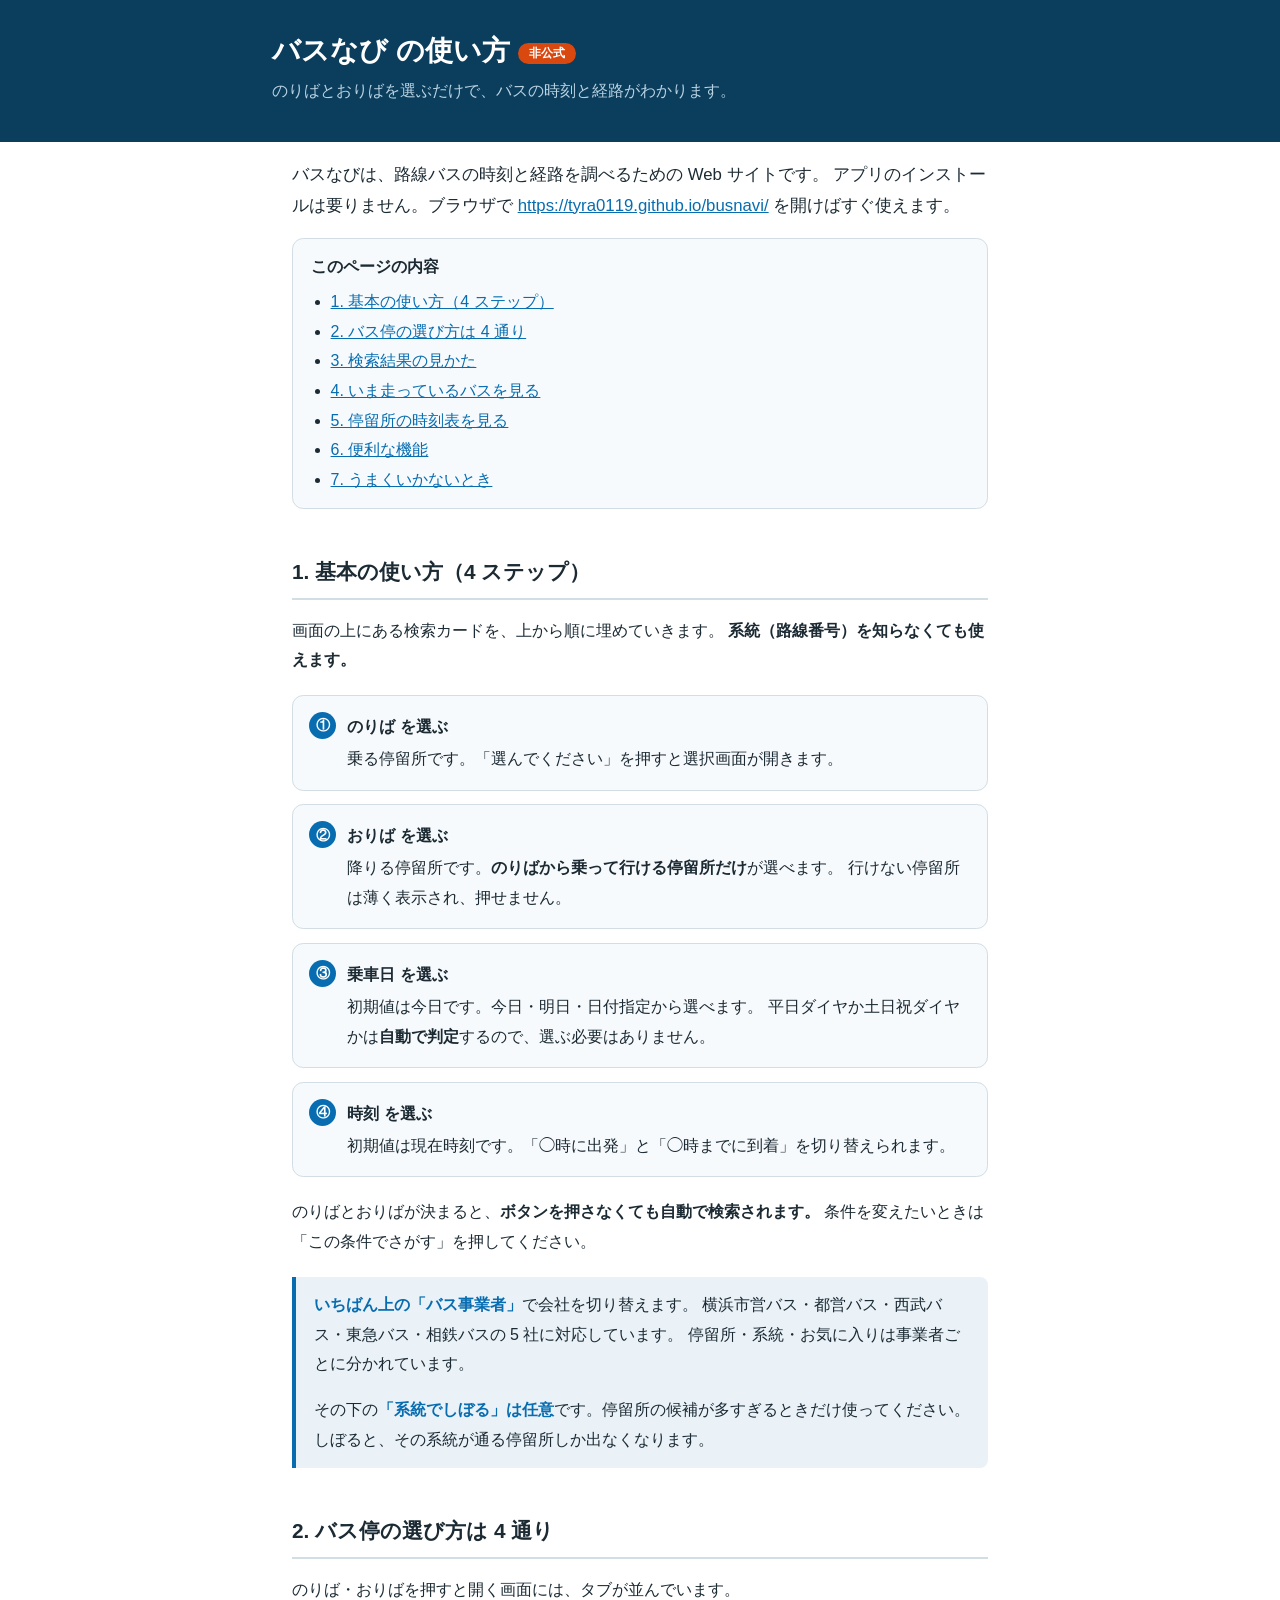
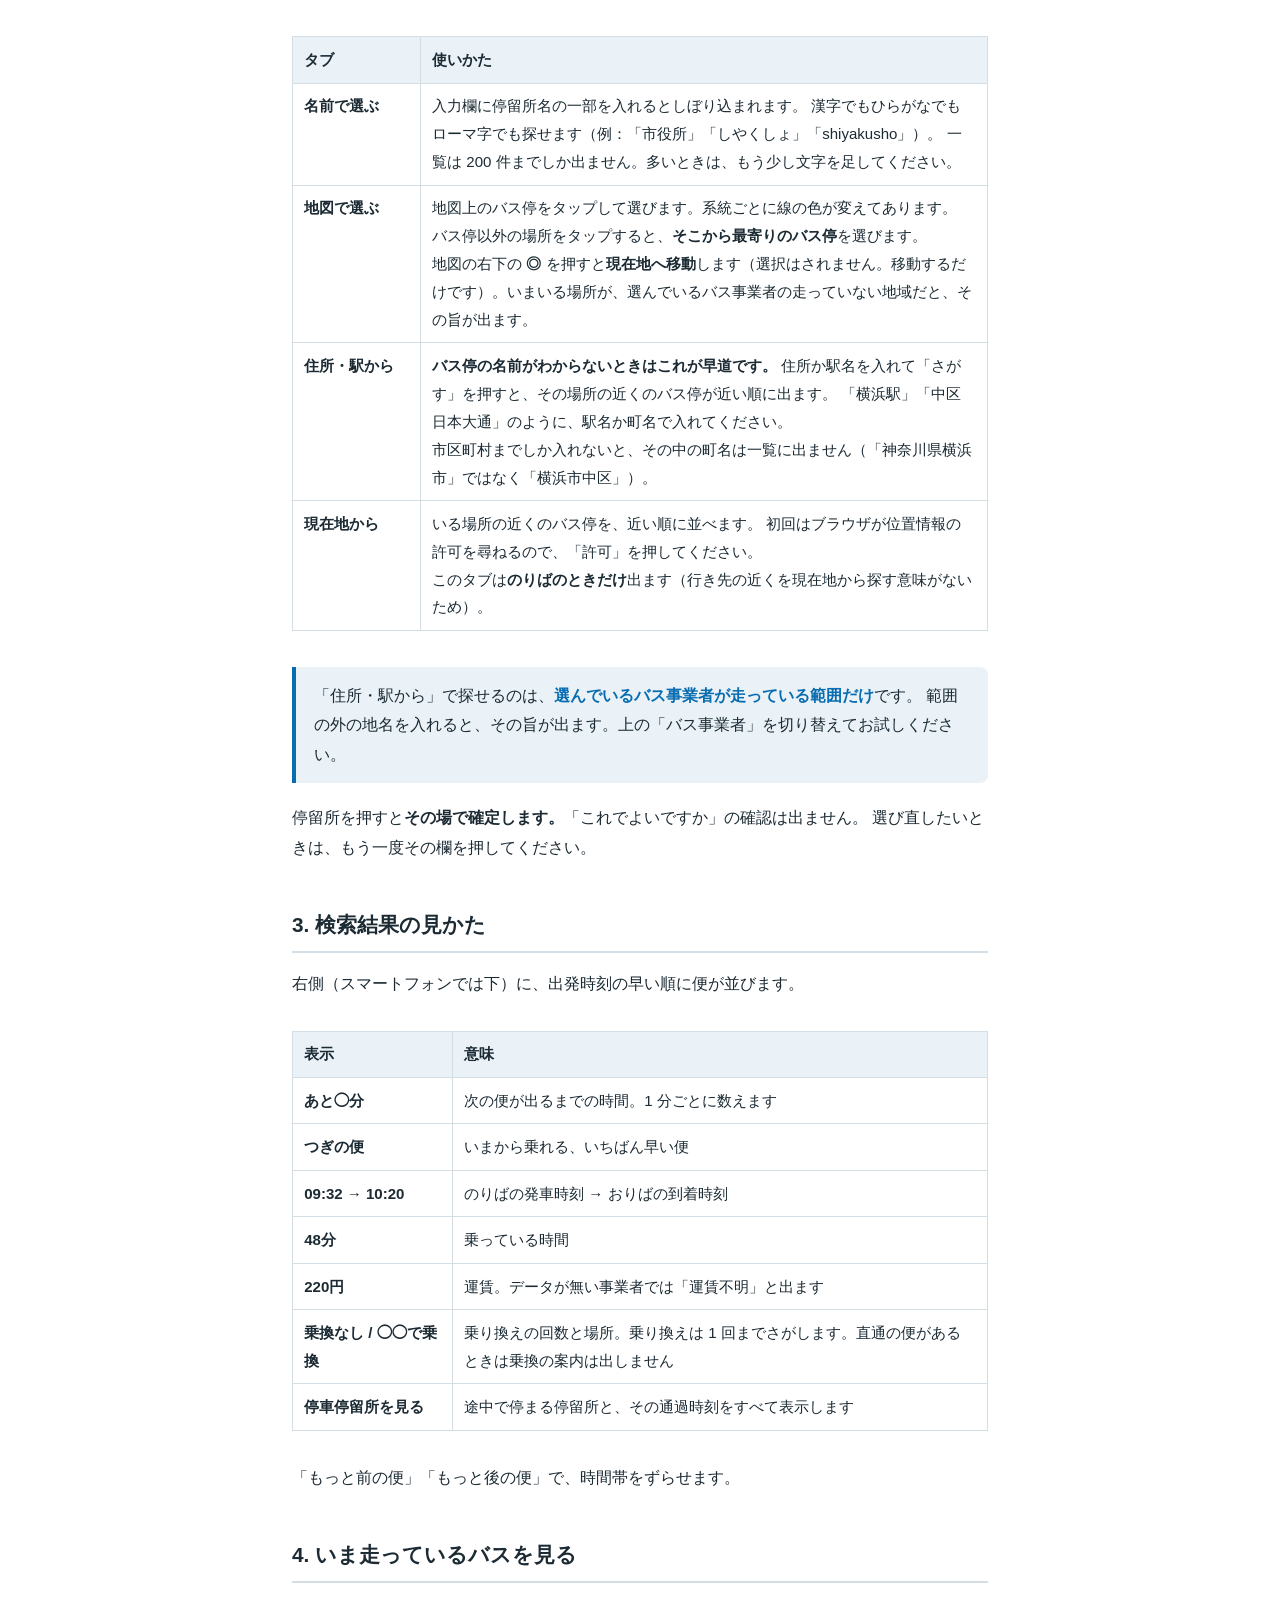
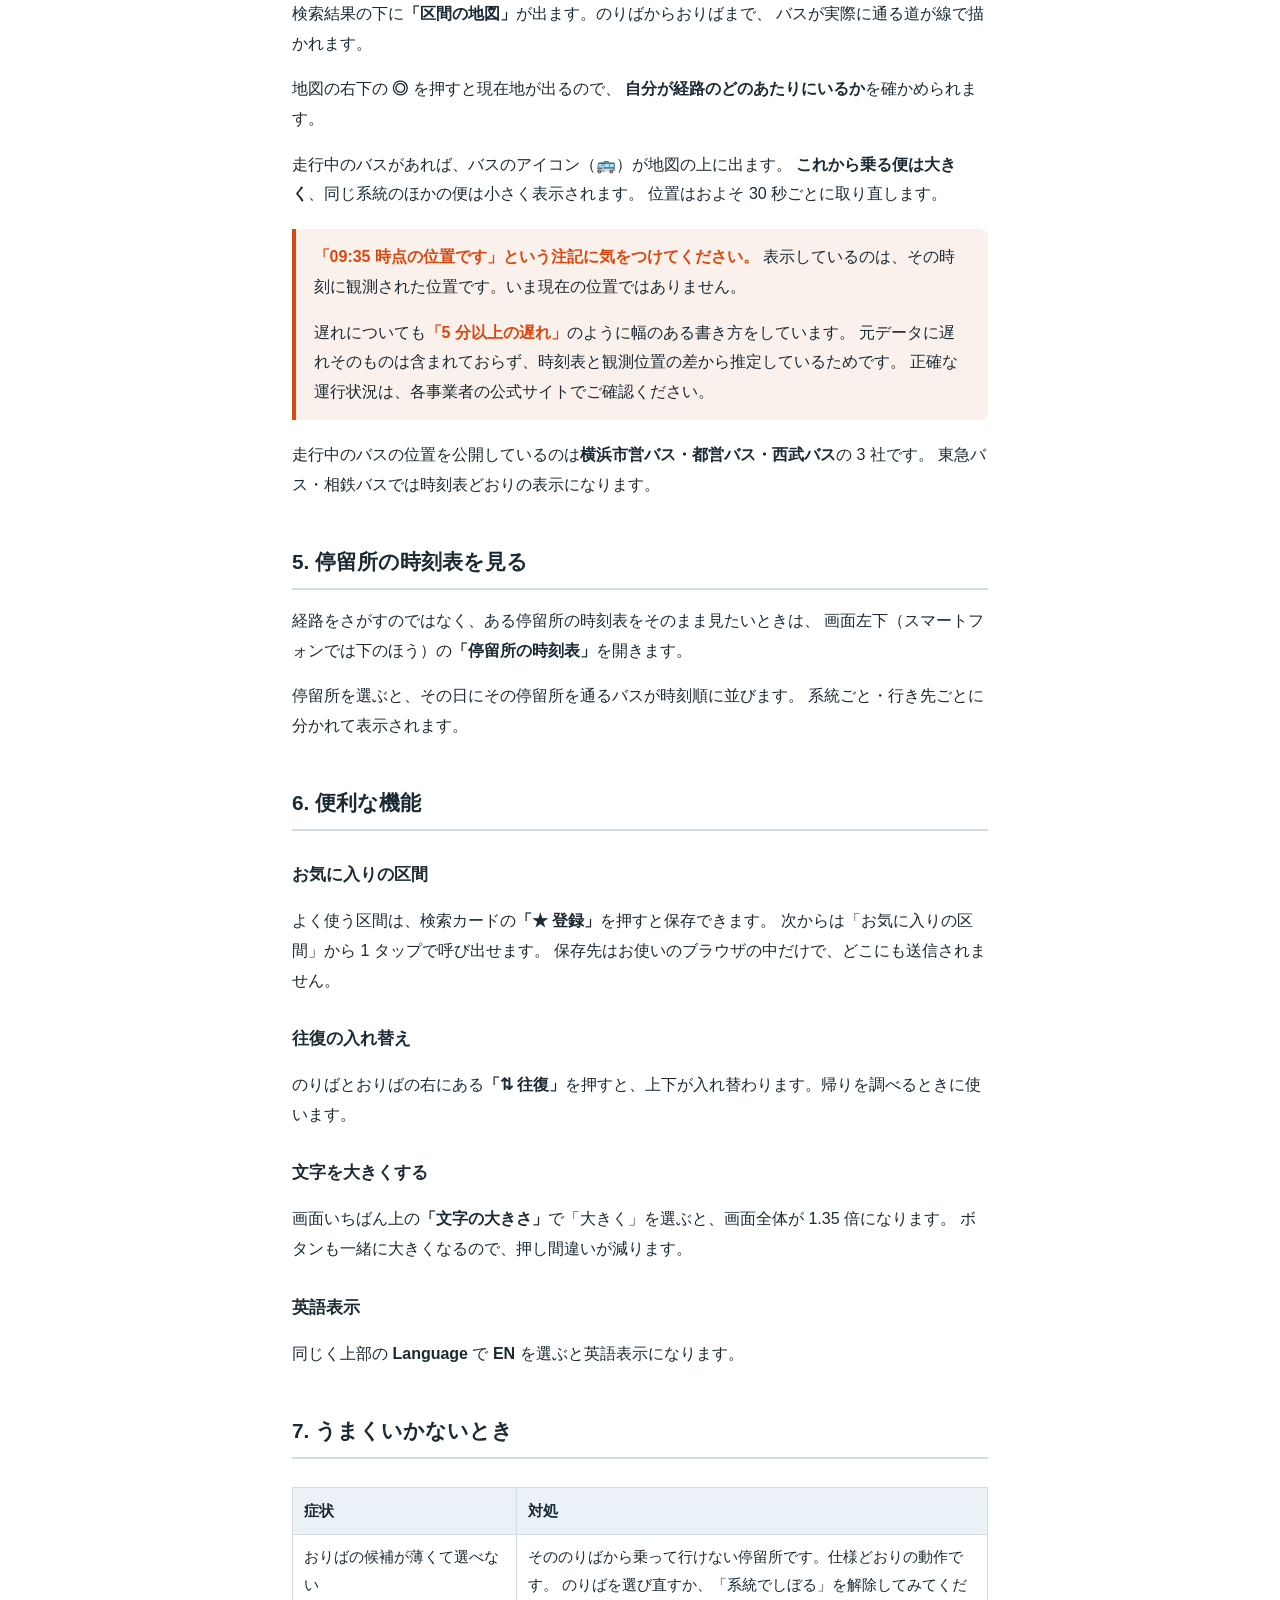
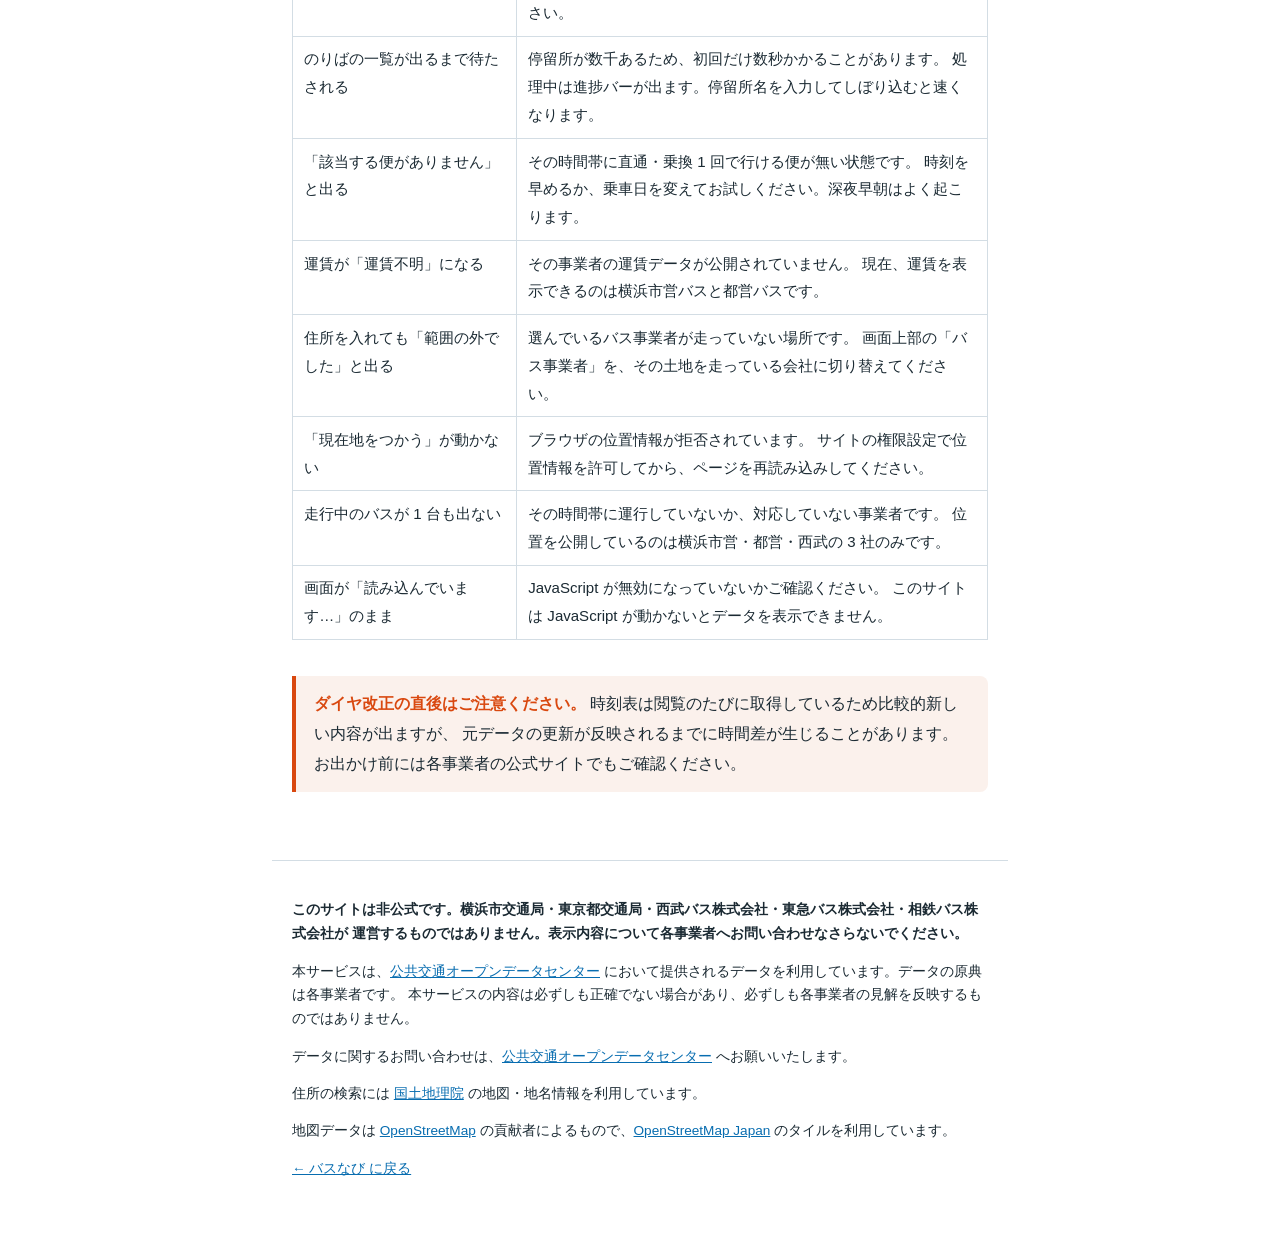
<file: manual.html>
<!doctype html>
<!--
  バスなび（非公式）の利用マニュアル。

  ODPT 公共交通オープンデータチャレンジの応募項目「作品のマニュアルURL」に出すための
  ページ。アプリ本体（Next.js）とは独立した素の HTML で、public/ に置いてあるので
  静的エクスポートでそのまま out/manual.html になる。

    公開先: https://tyra0119.github.io/busnavi/manual.html

  アプリ側の CSS を読んでいないのは、ビルドのたびにハッシュつきのファイル名が
  変わり、リンクが切れるため。配色だけ手で合わせてある（src/app/globals.css と同じ値）。

  末尾の出典表記は ODPT の利用規約上の義務なので削らないこと。
  → src/components/Attribution.tsx に理由を書いてある。
-->
<html lang="ja">
  <head>
    <meta charset="utf-8" />
    <meta name="viewport" content="width=device-width, initial-scale=1" />
    <title>使い方 — バスなび（非公式）</title>
    <meta
      name="description"
      content="バスなび（非公式）の使い方。のりばとおりばを選ぶだけで、5 事業者のバスの時刻と経路を調べられます。"
    />
    <style>
      :root {
        --navy: #0b3d5c;
        --blue: #086db0;
        --accent: #d9480f;
        --tint: #eaf2f8;
        --ink: #1b2a33;
        --muted: #5a6b76;
        --line: #d3dde4;
        --bg: #fff;
        --card: #f7fafc;
      }
      @media (prefers-color-scheme: dark) {
        :root {
          --tint: #14313f;
          --ink: #e8eef2;
          --muted: #9fb0bb;
          --line: #2c4552;
          --bg: #0f1b22;
          --card: #16252e;
        }
      }
      * { box-sizing: border-box; }
      body {
        margin: 0;
        background: var(--bg);
        color: var(--ink);
        font-family: -apple-system, BlinkMacSystemFont, 'Hiragino Kaku Gothic ProN',
          'Noto Sans JP', Meiryo, sans-serif;
        line-height: 1.85;
        font-size: 16px;
      }
      header {
        background: var(--navy);
        color: #fff;
        padding: 2rem 1.25rem 2.25rem;
      }
      .wrap { max-width: 46rem; margin: 0 auto; }
      header h1 { margin: 0 0 0.4rem; font-size: 1.75rem; line-height: 1.35; }
      header p { margin: 0; color: #b9d3e3; }
      .badge {
        display: inline-block;
        background: var(--accent);
        color: #fff;
        font-size: 0.75rem;
        font-weight: 700;
        border-radius: 999px;
        padding: 0.15rem 0.7rem;
        margin-left: 0.5rem;
        vertical-align: 0.25em;
      }
      main { padding: 0 1.25rem 3rem; }
      h2 {
        font-size: 1.3rem;
        margin: 2.75rem 0 0.75rem;
        padding-bottom: 0.4rem;
        border-bottom: 2px solid var(--line);
      }
      h3 { font-size: 1.05rem; margin: 1.75rem 0 0.4rem; }
      p, li { color: var(--ink); }
      .lead { font-size: 1.05rem; }
      ol.steps { list-style: none; margin: 1.25rem 0; padding: 0; }
      ol.steps > li {
        background: var(--card);
        border: 1px solid var(--line);
        border-radius: 0.7rem;
        padding: 1rem 1.15rem 1rem 3.4rem;
        margin-bottom: 0.85rem;
        position: relative;
      }
      ol.steps > li::before {
        content: attr(data-n);
        position: absolute;
        left: 1rem;
        top: 1rem;
        width: 1.7rem;
        height: 1.7rem;
        border-radius: 50%;
        background: var(--blue);
        color: #fff;
        font-size: 0.9rem;
        font-weight: 700;
        display: grid;
        place-items: center;
      }
      /* 見出しだけを行にする。文中の <b> まで block にすると文が途中で切れる */
      ol.steps > li > b:first-child { display: block; margin-bottom: 0.15rem; }
      .note {
        background: var(--tint);
        border-left: 4px solid var(--blue);
        border-radius: 0 0.5rem 0.5rem 0;
        padding: 0.85rem 1.1rem;
        margin: 1.25rem 0;
      }
      .note.warn { background: #fbf1ec; border-left-color: var(--accent); }
      @media (prefers-color-scheme: dark) {
        .note.warn { background: #3a2418; }
      }
      .note p:first-child { margin-top: 0; }
      .note p:last-child { margin-bottom: 0; }
      .note b { color: var(--blue); }
      .note.warn b { color: var(--accent); }
      table { border-collapse: collapse; width: 100%; margin: 1rem 0; }
      th, td {
        border: 1px solid var(--line);
        padding: 0.55rem 0.7rem;
        text-align: left;
        vertical-align: top;
        font-size: 0.94rem;
      }
      th { background: var(--tint); font-weight: 700; }
      .scroll { overflow-x: auto; }
      a { color: var(--blue); }
      code {
        background: var(--tint);
        border-radius: 0.25rem;
        padding: 0.1rem 0.35rem;
        font-size: 0.9em;
      }
      footer {
        border-top: 1px solid var(--line);
        margin-top: 3rem;
        padding: 1.5rem 1.25rem 3rem;
        font-size: 0.85rem;
        color: var(--muted);
        line-height: 1.75;
      }
      footer .disclaimer { color: var(--ink); font-weight: 600; }
      .toc { background: var(--card); border: 1px solid var(--line); border-radius: 0.7rem; padding: 0.85rem 1.15rem; }
      .toc ul { margin: 0.35rem 0 0; padding-left: 1.2rem; }
    </style>
  </head>
  <body>
    <header>
      <div class="wrap">
        <h1>バスなび の使い方<span class="badge">非公式</span></h1>
        <p>のりばとおりばを選ぶだけで、バスの時刻と経路がわかります。</p>
      </div>
    </header>

    <main class="wrap">
      <p class="lead">
        バスなびは、路線バスの時刻と経路を調べるための Web サイトです。
        アプリのインストールは要りません。ブラウザで
        <a href="https://tyra0119.github.io/busnavi/">https://tyra0119.github.io/busnavi/</a>
        を開けばすぐ使えます。
      </p>

      <div class="toc">
        <b>このページの内容</b>
        <ul>
          <li><a href="#basic">1. 基本の使い方（4 ステップ）</a></li>
          <li><a href="#pick">2. バス停の選び方は 4 通り</a></li>
          <li><a href="#result">3. 検索結果の見かた</a></li>
          <li><a href="#live">4. いま走っているバスを見る</a></li>
          <li><a href="#board">5. 停留所の時刻表を見る</a></li>
          <li><a href="#handy">6. 便利な機能</a></li>
          <li><a href="#faq">7. うまくいかないとき</a></li>
        </ul>
      </div>

      <h2 id="basic">1. 基本の使い方（4 ステップ）</h2>
      <p>
        画面の上にある検索カードを、上から順に埋めていきます。
        <b>系統（路線番号）を知らなくても使えます。</b>
      </p>

      <ol class="steps">
        <li data-n="①">
          <b>のりば を選ぶ</b>
          乗る停留所です。「選んでください」を押すと選択画面が開きます。
        </li>
        <li data-n="②">
          <b>おりば を選ぶ</b>
          降りる停留所です。<b>のりばから乗って行ける停留所だけ</b>が選べます。
          行けない停留所は薄く表示され、押せません。
        </li>
        <li data-n="③">
          <b>乗車日 を選ぶ</b>
          初期値は今日です。今日・明日・日付指定から選べます。
          平日ダイヤか土日祝ダイヤかは<b>自動で判定</b>するので、選ぶ必要はありません。
        </li>
        <li data-n="④">
          <b>時刻 を選ぶ</b>
          初期値は現在時刻です。「◯時に出発」と「◯時までに到着」を切り替えられます。
        </li>
      </ol>

      <p>
        のりばとおりばが決まると、<b>ボタンを押さなくても自動で検索されます。</b>
        条件を変えたいときは「この条件でさがす」を押してください。
      </p>

      <div class="note">
        <p>
          <b>いちばん上の「バス事業者」</b>で会社を切り替えます。
          横浜市営バス・都営バス・西武バス・東急バス・相鉄バスの 5 社に対応しています。
          停留所・系統・お気に入りは事業者ごとに分かれています。
        </p>
        <p>
          その下の<b>「系統でしぼる」は任意</b>です。停留所の候補が多すぎるときだけ使ってください。
          しぼると、その系統が通る停留所しか出なくなります。
        </p>
      </div>

      <h2 id="pick">2. バス停の選び方は 4 通り</h2>
      <p>のりば・おりばを押すと開く画面には、タブが並んでいます。</p>

      <div class="scroll">
        <table>
          <tr>
            <th style="width: 8rem">タブ</th>
            <th>使いかた</th>
          </tr>
          <tr>
            <td><b>名前で選ぶ</b></td>
            <td>
              入力欄に停留所名の一部を入れるとしぼり込まれます。
              漢字でもひらがなでもローマ字でも探せます（例：「市役所」「しやくしょ」「shiyakusho」）。
              一覧は 200 件までしか出ません。多いときは、もう少し文字を足してください。
            </td>
          </tr>
          <tr>
            <td><b>地図で選ぶ</b></td>
            <td>
              地図上のバス停をタップして選びます。系統ごとに線の色が変えてあります。
              バス停以外の場所をタップすると、<b>そこから最寄りのバス停</b>を選びます。
              <br />
              地図の右下の <b>◎</b> を押すと<b>現在地へ移動</b>します（選択はされません。移動するだけです）。いまいる場所が、選んでいるバス事業者の走っていない地域だと、その旨が出ます。
            </td>
          </tr>
          <tr>
            <td><b>住所・駅から</b></td>
            <td>
              <b>バス停の名前がわからないときはこれが早道です。</b>
              住所か駅名を入れて「さがす」を押すと、その場所の近くのバス停が近い順に出ます。
              「横浜駅」「中区日本大通」のように、駅名か町名で入れてください。
              <br />
              市区町村までしか入れないと、その中の町名は一覧に出ません（「神奈川県横浜市」ではなく「横浜市中区」）。
            </td>
          </tr>
          <tr>
            <td><b>現在地から</b></td>
            <td>
              いる場所の近くのバス停を、近い順に並べます。
              初回はブラウザが位置情報の許可を尋ねるので、「許可」を押してください。
              <br />
              このタブは<b>のりばのときだけ</b>出ます（行き先の近くを現在地から探す意味がないため）。
            </td>
          </tr>
        </table>
      </div>

      <div class="note">
        <p>
          「住所・駅から」で探せるのは、<b>選んでいるバス事業者が走っている範囲だけ</b>です。
          範囲の外の地名を入れると、その旨が出ます。上の「バス事業者」を切り替えてお試しください。
        </p>
      </div>

      <p>
        停留所を押すと<b>その場で確定します。</b>「これでよいですか」の確認は出ません。
        選び直したいときは、もう一度その欄を押してください。
      </p>

      <h2 id="result">3. 検索結果の見かた</h2>
      <p>右側（スマートフォンでは下）に、出発時刻の早い順に便が並びます。</p>

      <div class="scroll">
        <table>
          <tr><th style="width: 10rem">表示</th><th>意味</th></tr>
          <tr><td><b>あと◯分</b></td><td>次の便が出るまでの時間。1 分ごとに数えます</td></tr>
          <tr><td><b>つぎの便</b></td><td>いまから乗れる、いちばん早い便</td></tr>
          <tr><td><b>09:32 → 10:20</b></td><td>のりばの発車時刻 → おりばの到着時刻</td></tr>
          <tr><td><b>48分</b></td><td>乗っている時間</td></tr>
          <tr><td><b>220円</b></td><td>運賃。データが無い事業者では「運賃不明」と出ます</td></tr>
          <tr><td><b>乗換なし / ◯◯で乗換</b></td><td>乗り換えの回数と場所。乗り換えは 1 回までさがします。直通の便があるときは乗換の案内は出しません</td></tr>
          <tr><td><b>停車停留所を見る</b></td><td>途中で停まる停留所と、その通過時刻をすべて表示します</td></tr>
        </table>
      </div>

      <p>「もっと前の便」「もっと後の便」で、時間帯をずらせます。</p>

      <h2 id="live">4. いま走っているバスを見る</h2>
      <p>
        検索結果の下に<b>「区間の地図」</b>が出ます。のりばからおりばまで、
        バスが実際に通る道が線で描かれます。
      </p>
      <p>
        地図の右下の <b>◎</b> を押すと現在地が出るので、
        <b>自分が経路のどのあたりにいるか</b>を確かめられます。
      </p>
      <p>
        走行中のバスがあれば、バスのアイコン（🚌）が地図の上に出ます。
        <b>これから乗る便は大きく</b>、同じ系統のほかの便は小さく表示されます。
        位置はおよそ 30 秒ごとに取り直します。
      </p>

      <div class="note warn">
        <p>
          <b>「09:35 時点の位置です」という注記に気をつけてください。</b>
          表示しているのは、その時刻に観測された位置です。いま現在の位置ではありません。
        </p>
        <p>
          遅れについても<b>「5 分以上の遅れ」</b>のように幅のある書き方をしています。
          元データに遅れそのものは含まれておらず、時刻表と観測位置の差から推定しているためです。
          正確な運行状況は、各事業者の公式サイトでご確認ください。
        </p>
      </div>

      <p>
        走行中のバスの位置を公開しているのは<b>横浜市営バス・都営バス・西武バス</b>の 3 社です。
        東急バス・相鉄バスでは時刻表どおりの表示になります。
      </p>

      <h2 id="board">5. 停留所の時刻表を見る</h2>
      <p>
        経路をさがすのではなく、ある停留所の時刻表をそのまま見たいときは、
        画面左下（スマートフォンでは下のほう）の<b>「停留所の時刻表」</b>を開きます。
      </p>
      <p>
        停留所を選ぶと、その日にその停留所を通るバスが時刻順に並びます。
        系統ごと・行き先ごとに分かれて表示されます。
      </p>

      <h2 id="handy">6. 便利な機能</h2>

      <h3>お気に入りの区間</h3>
      <p>
        よく使う区間は、検索カードの<b>「★ 登録」</b>を押すと保存できます。
        次からは「お気に入りの区間」から 1 タップで呼び出せます。
        保存先はお使いのブラウザの中だけで、どこにも送信されません。
      </p>

      <h3>往復の入れ替え</h3>
      <p>
        のりばとおりばの右にある<b>「⇅ 往復」</b>を押すと、上下が入れ替わります。帰りを調べるときに使います。
      </p>

      <h3>文字を大きくする</h3>
      <p>
        画面いちばん上の<b>「文字の大きさ」</b>で「大きく」を選ぶと、画面全体が 1.35 倍になります。
        ボタンも一緒に大きくなるので、押し間違いが減ります。
      </p>

      <h3>英語表示</h3>
      <p>同じく上部の <b>Language</b> で <b>EN</b> を選ぶと英語表示になります。</p>

      <h2 id="faq">7. うまくいかないとき</h2>

      <div class="scroll">
        <table>
          <tr><th style="width: 14rem">症状</th><th>対処</th></tr>
          <tr>
            <td>おりばの候補が薄くて選べない</td>
            <td>
              そののりばから乗って行けない停留所です。仕様どおりの動作です。
              のりばを選び直すか、「系統でしぼる」を解除してみてください。
            </td>
          </tr>
          <tr>
            <td>のりばの一覧が出るまで待たされる</td>
            <td>
              停留所が数千あるため、初回だけ数秒かかることがあります。
              処理中は進捗バーが出ます。停留所名を入力してしぼり込むと速くなります。
            </td>
          </tr>
          <tr>
            <td>「該当する便がありません」と出る</td>
            <td>
              その時間帯に直通・乗換 1 回で行ける便が無い状態です。
              時刻を早めるか、乗車日を変えてお試しください。深夜早朝はよく起こります。
            </td>
          </tr>
          <tr>
            <td>運賃が「運賃不明」になる</td>
            <td>
              その事業者の運賃データが公開されていません。
              現在、運賃を表示できるのは横浜市営バスと都営バスです。
            </td>
          </tr>
          <tr>
            <td>住所を入れても「範囲の外でした」と出る</td>
            <td>
              選んでいるバス事業者が走っていない場所です。
              画面上部の「バス事業者」を、その土地を走っている会社に切り替えてください。
            </td>
          </tr>
          <tr>
            <td>「現在地をつかう」が動かない</td>
            <td>
              ブラウザの位置情報が拒否されています。
              サイトの権限設定で位置情報を許可してから、ページを再読み込みしてください。
            </td>
          </tr>
          <tr>
            <td>走行中のバスが 1 台も出ない</td>
            <td>
              その時間帯に運行していないか、対応していない事業者です。
              位置を公開しているのは横浜市営・都営・西武の 3 社のみです。
            </td>
          </tr>
          <tr>
            <td>画面が「読み込んでいます…」のまま</td>
            <td>
              JavaScript が無効になっていないかご確認ください。
              このサイトは JavaScript が動かないとデータを表示できません。
            </td>
          </tr>
        </table>
      </div>

      <div class="note warn">
        <p>
          <b>ダイヤ改正の直後はご注意ください。</b>
          時刻表は閲覧のたびに取得しているため比較的新しい内容が出ますが、
          元データの更新が反映されるまでに時間差が生じることがあります。
          お出かけ前には各事業者の公式サイトでもご確認ください。
        </p>
      </div>
    </main>

    <footer class="wrap">
      <p class="disclaimer">
        このサイトは非公式です。横浜市交通局・東京都交通局・西武バス株式会社・東急バス株式会社・相鉄バス株式会社が
        運営するものではありません。表示内容について各事業者へお問い合わせなさらないでください。
      </p>
      <p>
        本サービスは、<a href="https://www.odpt.org/" target="_blank" rel="noreferrer noopener">公共交通オープンデータセンター</a>
        において提供されるデータを利用しています。データの原典は各事業者です。
        本サービスの内容は必ずしも正確でない場合があり、必ずしも各事業者の見解を反映するものではありません。
      </p>
      <p>
        データに関するお問い合わせは、<a href="https://www.odpt.org/" target="_blank" rel="noreferrer noopener">公共交通オープンデータセンター</a>
        へお願いいたします。
      </p>
      <p>
        住所の検索には
        <a href="https://maps.gsi.go.jp/" target="_blank" rel="noreferrer noopener">国土地理院</a>
        の地図・地名情報を利用しています。
      </p>
      <p>
        地図データは <a href="https://www.openstreetmap.org/copyright" target="_blank" rel="noreferrer noopener">OpenStreetMap</a>
        の貢献者によるもので、<a href="https://openstreetmap.jp/" target="_blank" rel="noreferrer noopener">OpenStreetMap Japan</a>
        のタイルを利用しています。
      </p>
      <p><a href="https://tyra0119.github.io/busnavi/">← バスなび に戻る</a></p>
    </footer>
  </body>
</html>
</file>
